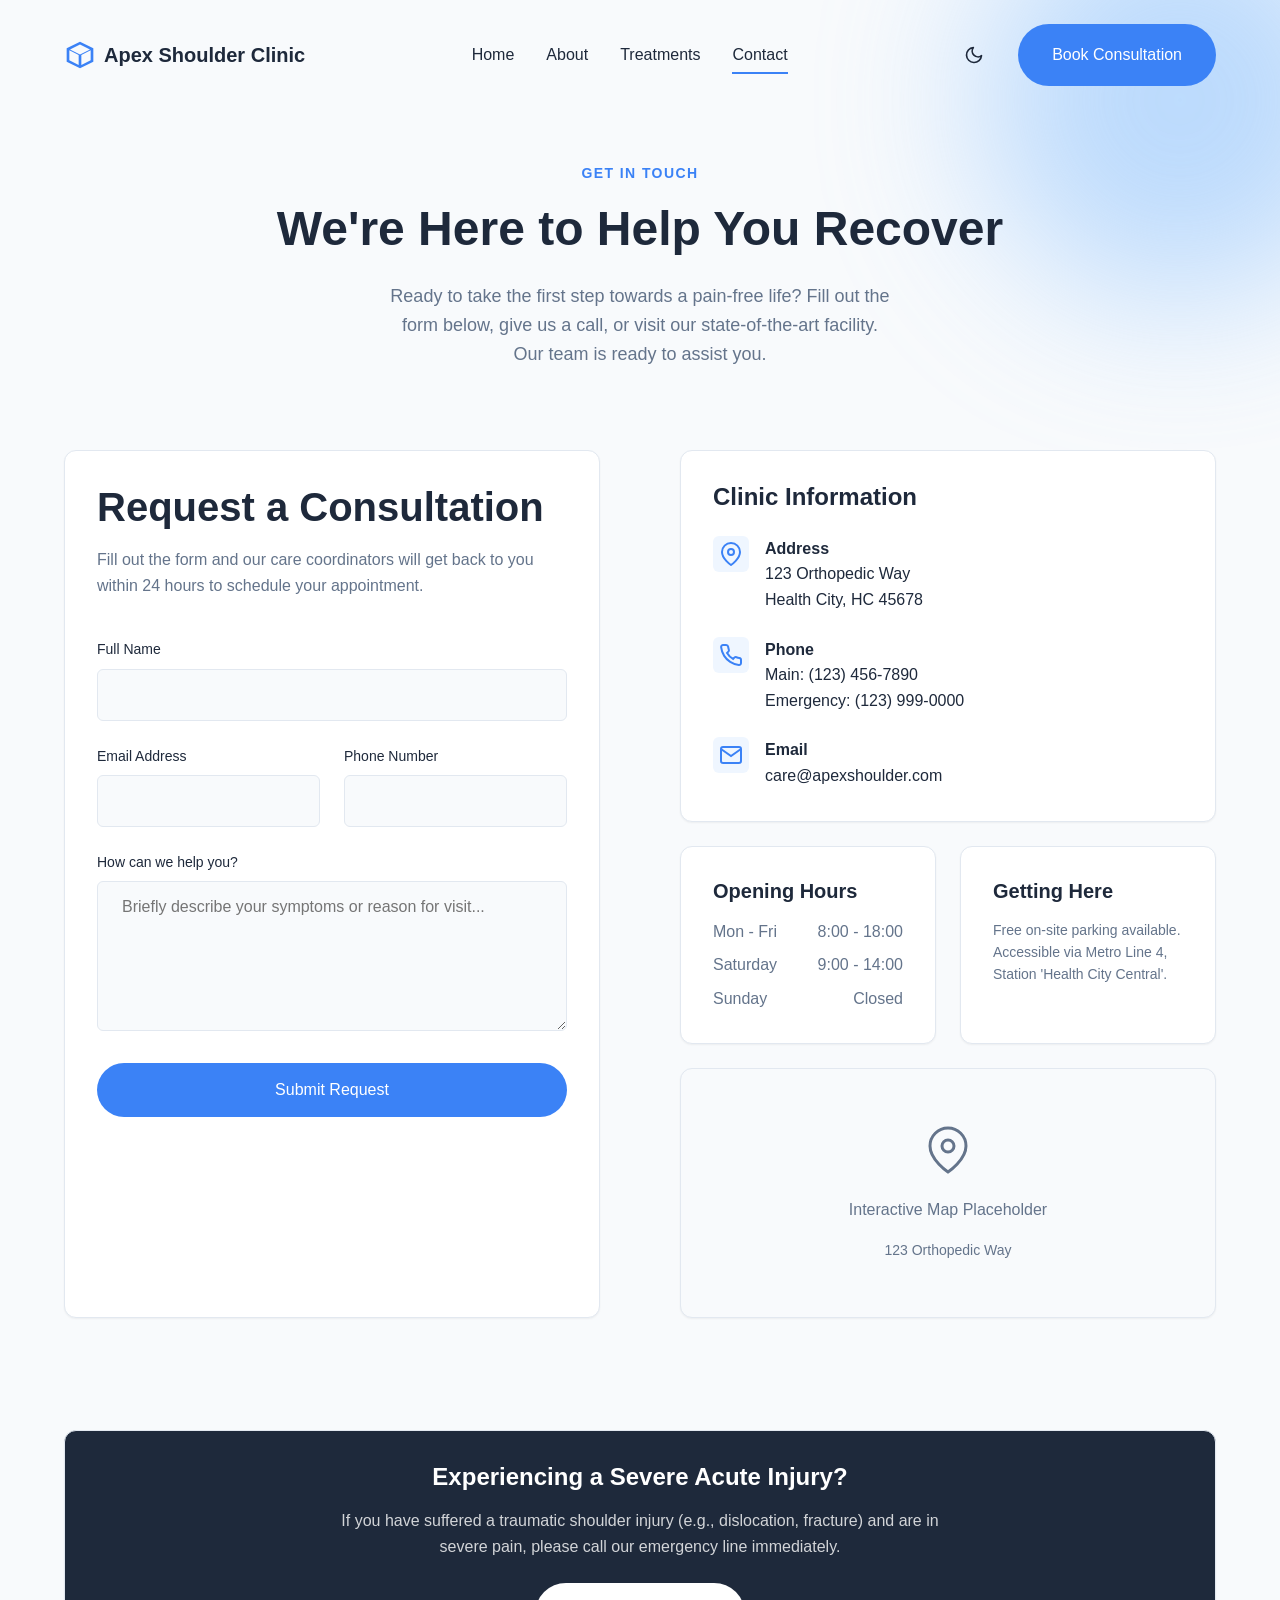
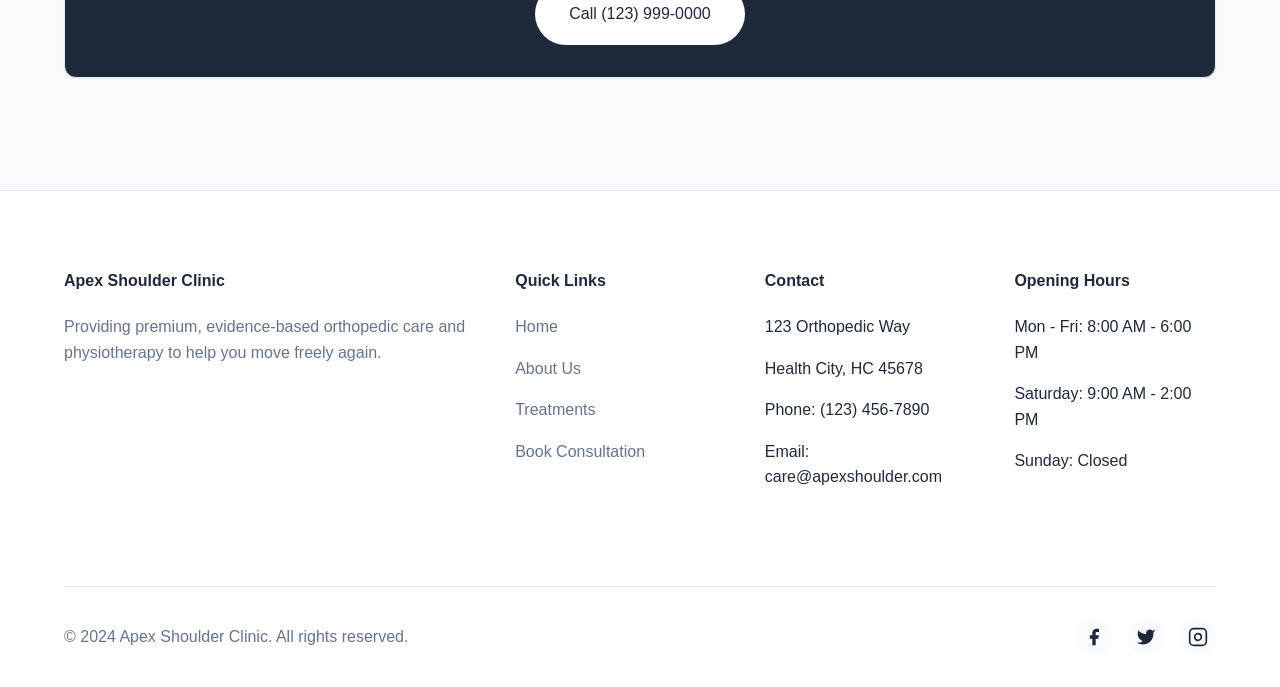
<file: contact.html>
<!DOCTYPE html>
<html lang="en">
<head>
    <meta charset="UTF-8">
    <meta name="viewport" content="width=device-width, initial-scale=1.0">
    <title>Contact Us | Apex Shoulder Clinic</title>
    <meta name="description" content="Contact Apex Shoulder Clinic to book a consultation, ask a question, or get directions to our facility. We are here to help you recover.">
    <link rel="preconnect" href="https://images.unsplash.com">
    <link rel="stylesheet" href="style.css">
</head>
<body>

    <!-- ================= Header / Navigation ================= -->
    <header class="site-header" id="siteHeader">
        <div class="container nav-wrapper">
            <a href="index.html" class="logo">
                <svg viewBox="0 0 24 24" xmlns="http://www.w3.org/2000/svg">
                    <path d="M12 2L2 7v10l10 5 10-5V7L12 2zm0 2.2l7.5 3.75-7.5 3.75-7.5-3.75L12 4.2zM4 8.5l7 3.5v7.5l-7-3.5V8.5zm9 11V12l7-3.5v7.5l-7 3.5z"/>
                </svg>
                <span>Apex Shoulder Clinic</span>
            </a>
            
            <nav class="nav-menu" id="navMenu">
                <a href="index.html" class="nav-link">Home</a>
                <a href="about.html" class="nav-link">About</a>
                <a href="treatments.html" class="nav-link">Treatments</a>
                <a href="contact.html" class="nav-link active">Contact</a>
            </nav>

            <div class="nav-actions">
                <button class="theme-toggle" id="themeToggle" aria-label="Toggle dark mode">
                    <svg id="iconMoon" xmlns="http://www.w3.org/2000/svg" viewBox="0 0 24 24" fill="none" stroke="currentColor" stroke-width="2" stroke-linecap="round" stroke-linejoin="round"><path d="M21 12.79A9 9 0 1 1 11.21 3 7 7 0 0 0 21 12.79z"></path></svg>
                    <svg id="iconSun" xmlns="http://www.w3.org/2000/svg" viewBox="0 0 24 24" fill="none" stroke="currentColor" stroke-width="2" stroke-linecap="round" stroke-linejoin="round" style="display:none;"><circle cx="12" cy="12" r="5"></circle><line x1="12" y1="1" x2="12" y2="3"></line><line x1="12" y1="21" x2="12" y2="23"></line><line x1="4.22" y1="4.22" x2="5.64" y2="5.64"></line><line x1="18.36" y1="18.36" x2="19.78" y2="19.78"></line><line x1="1" y1="12" x2="3" y2="12"></line><line x1="21" y1="12" x2="23" y2="12"></line><line x1="4.22" y1="19.78" x2="5.64" y2="18.36"></line><line x1="18.36" y1="5.64" x2="19.78" y2="4.22"></line></svg>
                </button>
                <a href="contact.html" class="btn btn-primary">Book Consultation</a>
                <button class="hamburger" id="hamburger" aria-label="Toggle menu" aria-expanded="false">
                    <span></span><span></span><span></span>
                </button>
            </div>
        </div>
    </header>

    <main>
        <!-- ================= Hero / Intro Section ================= -->
        <section class="hero" style="min-height: 50vh; padding-top: 10rem; display: block;">
            <div class="hero-bg-accent hero-bg-accent-1"></div>
            <div class="container">
                <div class="hero-content" style="max-width: 800px; margin: 0 auto; text-align: center;">
                    <span class="eyebrow reveal">Get in Touch</span>
                    <h1 class="reveal" style="font-size: 3rem;">We're Here to Help You Recover</h1>
                    <p class="reveal" style="margin: 0 auto;">Ready to take the first step towards a pain-free life? Fill out the form below, give us a call, or visit our state-of-the-art facility. Our team is ready to assist you.</p>
                </div>
            </div>
        </section>

        <!-- ================= Contact Grid ================= -->
        <section class="section" style="padding-top: 0;">
            <div class="container">
                <div class="grid-2" style="gap: var(--space-2xl); align-items: stretch;">
                    
                    <!-- Contact Form -->
                    <div class="card reveal" style="display: flex; flex-direction: column;">
                        <h2>Request a Consultation</h2>
                        <p>Fill out the form and our care coordinators will get back to you within 24 hours to schedule your appointment.</p>
                        
                        <form id="contactForm" novalidate style="margin-top: var(--space-md);">
                            <div class="form-group">
                                <label for="name" class="form-label">Full Name</label>
                                <input type="text" id="name" name="name" class="form-control" required aria-describedby="nameError">
                                <span class="error-message" id="nameError">Please enter your full name.</span>
                            </div>
                            
                            <div class="grid-2" style="gap: var(--space-md);">
                                <div class="form-group">
                                    <label for="email" class="form-label">Email Address</label>
                                    <input type="email" id="email" name="email" class="form-control" required aria-describedby="emailError">
                                    <span class="error-message" id="emailError">Please enter a valid email address.</span>
                                </div>
                                <div class="form-group">
                                    <label for="phone" class="form-label">Phone Number</label>
                                    <input type="tel" id="phone" name="phone" class="form-control" required aria-describedby="phoneError">
                                    <span class="error-message" id="phoneError">Please enter a valid phone number.</span>
                                </div>
                            </div>

                            <div class="form-group">
                                <label for="message" class="form-label">How can we help you?</label>
                                <textarea id="message" name="message" class="form-control" required aria-describedby="messageError" placeholder="Briefly describe your symptoms or reason for visit..."></textarea>
                                <span class="error-message" id="messageError">Please enter a brief message.</span>
                            </div>

                            <button type="submit" class="btn btn-primary" style="width: 100%;">Submit Request</button>
                        </form>

                        <div id="formSuccess" style="display: none; margin-top: var(--space-md); padding: var(--space-md); background-color: var(--color-primary-light); border: 1px solid var(--color-primary); border-radius: var(--radius-sm); color: var(--color-primary-dark); text-align: center;">
                            <strong>Thank you!</strong> Your request has been received. We will contact you shortly.
                        </div>
                    </div>

                    <!-- Contact Info -->
                    <div class="reveal" style="display: flex; flex-direction: column; gap: var(--space-md);">
                        <div class="card">
                            <h3>Clinic Information</h3>
                            <ul style="list-style: none; display: flex; flex-direction: column; gap: var(--space-md); margin-top: var(--space-md);">
                                <li style="display: flex; align-items: flex-start; gap: var(--space-sm);">
                                    <span class="card-icon" style="width: 36px; height: 36px; margin: 0; flex-shrink: 0;">
                                        <svg viewBox="0 0 24 24" fill="none" stroke="currentColor" stroke-width="2"><path d="M21 10c0 7-9 13-9 13s-9-6-9-13a9 9 0 0 1 18 0z"></path><circle cx="12" cy="10" r="3"></circle></svg>
                                    </span>
                                    <div>
                                        <strong>Address</strong><br>
                                        123 Orthopedic Way<br>
                                        Health City, HC 45678
                                    </div>
                                </li>
                                <li style="display: flex; align-items: flex-start; gap: var(--space-sm);">
                                    <span class="card-icon" style="width: 36px; height: 36px; margin: 0; flex-shrink: 0;">
                                        <svg viewBox="0 0 24 24" fill="none" stroke="currentColor" stroke-width="2"><path d="M22 16.92v3a2 2 0 0 1-2.18 2 19.79 19.79 0 0 1-8.63-3.07 19.5 19.5 0 0 1-6-6 19.79 19.79 0 0 1-3.07-8.67A2 2 0 0 1 4.11 2h3a2 2 0 0 1 2 1.72 12.84 12.84 0 0 0 .7 2.81 2 2 0 0 1-.45 2.11L8.09 9.91a16 16 0 0 0 6 6l1.27-1.27a2 2 0 0 1 2.11-.45 12.84 12.84 0 0 0 2.81.7A2 2 0 0 1 22 16.92z"></path></svg>
                                    </span>
                                    <div>
                                        <strong>Phone</strong><br>
                                        Main: (123) 456-7890<br>
                                        Emergency: (123) 999-0000
                                    </div>
                                </li>
                                <li style="display: flex; align-items: flex-start; gap: var(--space-sm);">
                                    <span class="card-icon" style="width: 36px; height: 36px; margin: 0; flex-shrink: 0;">
                                        <svg viewBox="0 0 24 24" fill="none" stroke="currentColor" stroke-width="2"><path d="M4 4h16c1.1 0 2 .9 2 2v12c0 1.1-.9 2-2 2H4c-1.1 0-2-.9-2-2V6c0-1.1.9-2 2-2z"></path><polyline points="22,6 12,13 2,6"></polyline></svg>
                                    </span>
                                    <div>
                                        <strong>Email</strong><br>
                                        care@apexshoulder.com
                                    </div>
                                </li>
                            </ul>
                        </div>

                        <div class="grid-2" style="gap: var(--space-md);">
                            <div class="card">
                                <h4>Opening Hours</h4>
                                <ul style="list-style: none; margin-top: var(--space-sm); color: var(--color-text-muted);">
                                    <li style="display: flex; justify-content: space-between; margin-bottom: var(--space-xs);"><span>Mon - Fri</span> <span>8:00 - 18:00</span></li>
                                    <li style="display: flex; justify-content: space-between; margin-bottom: var(--space-xs);"><span>Saturday</span> <span>9:00 - 14:00</span></li>
                                    <li style="display: flex; justify-content: space-between;"><span>Sunday</span> <span>Closed</span></li>
                                </ul>
                            </div>
                            <div class="card">
                                <h4>Getting Here</h4>
                                <p style="margin-top: var(--space-sm); font-size: var(--font-size-sm);">Free on-site parking available. Accessible via Metro Line 4, Station 'Health City Central'.</p>
                            </div>
                        </div>

                        <!-- Map Placeholder -->
                        <div class="card" style="padding: 0; overflow: hidden; flex-grow: 1; min-height: 250px; display: flex; align-items: center; justify-content: center; background-color: var(--color-bg);">
                            <div style="text-align: center; color: var(--color-text-muted);">
                                <svg viewBox="0 0 24 24" width="48" height="48" fill="none" stroke="currentColor" stroke-width="1.5" style="margin-bottom: var(--space-sm);"><path d="M21 10c0 7-9 13-9 13s-9-6-9-13a9 9 0 0 1 18 0z"></path><circle cx="12" cy="10" r="3"></circle></svg>
                                <p>Interactive Map Placeholder</p>
                                <p style="font-size: var(--font-size-sm); margin-bottom: 0;">123 Orthopedic Way</p>
                            </div>
                        </div>
                    </div>
                </div>
            </div>
        </section>

        <!-- ================= Emergency CTA ================= -->
        <section class="section" style="padding-top: 0;">
            <div class="container">
                <div class="card reveal" style="background-color: var(--color-text); color: #fff; text-align: center;">
                    <h3 style="color: #fff;">Experiencing a Severe Acute Injury?</h3>
                    <p style="color: rgba(255,255,255,0.8); max-width: 600px; margin: 0 auto var(--space-md);">If you have suffered a traumatic shoulder injury (e.g., dislocation, fracture) and are in severe pain, please call our emergency line immediately.</p>
                    <a href="tel:1239990000" class="btn btn-primary" style="background-color: #fff; color: var(--color-text);">Call (123) 999-0000</a>
                </div>
            </div>
        </section>
    </main>

    <!-- ================= Footer ================= -->
    <footer class="site-footer">
        <div class="container">
            <div class="footer-grid">
                <div class="footer-col">
                    <h4>Apex Shoulder Clinic</h4>
                    <p>Providing premium, evidence-based orthopedic care and physiotherapy to help you move freely again.</p>
                </div>
                <div class="footer-col">
                    <h4>Quick Links</h4>
                    <ul>
                        <li><a href="index.html">Home</a></li>
                        <li><a href="about.html">About Us</a></li>
                        <li><a href="treatments.html">Treatments</a></li>
                        <li><a href="contact.html">Book Consultation</a></li>
                    </ul>
                </div>
                <div class="footer-col">
                    <h4>Contact</h4>
                    <ul>
                        <li>123 Orthopedic Way</li>
                        <li>Health City, HC 45678</li>
                        <li>Phone: (123) 456-7890</li>
                        <li>Email: care@apexshoulder.com</li>
                    </ul>
                </div>
                <div class="footer-col">
                    <h4>Opening Hours</h4>
                    <ul>
                        <li>Mon - Fri: 8:00 AM - 6:00 PM</li>
                        <li>Saturday: 9:00 AM - 2:00 PM</li>
                        <li>Sunday: Closed</li>
                    </ul>
                </div>
            </div>
            <div class="footer-bottom">
                <p class="mb-0">&copy; 2024 Apex Shoulder Clinic. All rights reserved.</p>
                <div class="social-links">
                    <a href="#" class="social-link" aria-label="Facebook"><svg viewBox="0 0 24 24" width="20" height="20" fill="currentColor"><path d="M18 2h-3a5 5 0 0 0-5 5v3H7v4h3v8h4v-8h3l1-4h-4V7a1 1 0 0 1 1-1h3z"></path></svg></a>
                    <a href="#" class="social-link" aria-label="Twitter"><svg viewBox="0 0 24 24" width="20" height="20" fill="currentColor"><path d="M23 3a10.9 10.9 0 0 1-3.14 1.53 4.48 4.48 0 0 0-7.86 3v1A10.66 10.66 0 0 1 3 4s-4 9 5 13a11.64 11.64 0 0 1-7 2c9 5 20 0 20-11.5a4.5 4.5 0 0 0-.08-.83A7.72 7.72 0 0 0 23 3z"></path></svg></a>
                    <a href="#" class="social-link" aria-label="Instagram"><svg viewBox="0 0 24 24" width="20" height="20" fill="none" stroke="currentColor" stroke-width="2"><rect x="2" y="2" width="20" height="20" rx="5" ry="5"></rect><path d="M16 11.37A4 4 0 1 1 12.63 8 4 4 0 0 1 16 11.37z"></path><line x1="17.5" y1="6.5" x2="17.51" y2="6.5"></line></svg></a>
                </div>
            </div>
        </div>
    </footer>

    <script src="script.js"></script>
</body>
</html>
</file>
<file: style.css>
/* =========================================
   Premium Medical Clinic - style.css
   Design: Scandinavian, Minimalist, Premium
   ========================================= */

/* =========================================
   1. CSS Variables & Theme Setup
   ========================================= */
:root {
  /* Colors - Light Mode (Default) */
  --color-bg: #f8fafc; /* Soft white/very light gray */
  --color-surface: #ffffff; /* Pure white for cards */
  --color-text: #1e293b; /* Dark navy text */
  --color-text-muted: #64748b; /* Muted slate gray */
  --color-primary: #3b82f6; /* Muted blue */
  --color-primary-dark: #2563eb;
  --color-primary-light: #eff6ff;
  --color-border: #e2e8f0;
  --color-accent: #93c5fd; /* Soft animated background accent */
  
  /* Typography */
  --font-family-base: -apple-system, BlinkMacSystemFont, "Segoe UI", Roboto, Helvetica, Arial, sans-serif;
  --font-size-base: 1rem;
  --font-size-sm: 0.875rem;
  --font-size-lg: 1.125rem;
  --font-size-xl: 1.25rem;
  --font-size-2xl: 1.5rem;
  --font-size-3xl: 2rem;
  --font-size-4xl: 2.5rem;
  --font-size-5xl: 3.5rem;
  --line-height-base: 1.6;
  --line-height-heading: 1.2;
  
  /* Spacing Scale */
  --space-xs: 0.5rem;
  --space-sm: 1rem;
  --space-md: 1.5rem;
  --space-lg: 2rem;
  --space-xl: 3rem;
  --space-2xl: 5rem;
  --space-3xl: 7rem;
  
  /* Border Radius */
  --radius-sm: 6px;
  --radius-md: 12px;
  --radius-lg: 20px;
  --radius-pill: 9999px;
  
  /* Shadows */
  --shadow-sm: 0 1px 2px 0 rgba(0, 0, 0, 0.05);
  --shadow-md: 0 4px 6px -1px rgba(0, 0, 0, 0.05), 0 2px 4px -1px rgba(0, 0, 0, 0.03);
  --shadow-lg: 0 10px 15px -3px rgba(0, 0, 0, 0.05), 0 4px 6px -2px rgba(0, 0, 0, 0.03);
  
  /* Transitions */
  --transition-speed: 0.3s;
  --transition-ease: cubic-bezier(0.4, 0, 0.2, 1);
}

[data-theme="dark"] {
  /* Colors - Dark Mode */
  --color-bg: #0f172a; /* Dark navy background */
  --color-surface: #1e293b; /* Lighter dark navy for cards */
  --color-text: #f1f5f9; /* Soft white text */
  --color-text-muted: #94a3b8; /* Muted light gray */
  --color-primary: #60a5fa; /* Brighter muted blue for dark mode contrast */
  --color-primary-dark: #3b82f6;
  --color-primary-light: #1e293b;
  --color-border: #334155;
  --color-accent: #1e3a8a;
  
  /* Shadows - adjusted for dark mode */
  --shadow-sm: 0 1px 2px 0 rgba(0, 0, 0, 0.3);
  --shadow-md: 0 4px 6px -1px rgba(0, 0, 0, 0.4), 0 2px 4px -1px rgba(0, 0, 0, 0.2);
  --shadow-lg: 0 10px 15px -3px rgba(0, 0, 0, 0.5), 0 4px 6px -2px rgba(0, 0, 0, 0.3);
}

/* =========================================
   2. Reset & Base Styles
   ========================================= */
*, *::before, *::after {
  box-sizing: border-box;
  margin: 0;
  padding: 0;
}

html {
  scroll-behavior: smooth;
  -webkit-font-smoothing: antialiased;
  -moz-osx-font-smoothing: grayscale;
}

body {
  font-family: var(--font-family-base);
  font-size: var(--font-size-base);
  line-height: var(--line-height-base);
  color: var(--color-text);
  background-color: var(--color-bg);
  transition: background-color var(--transition-speed) var(--transition-ease), 
              color var(--transition-speed) var(--transition-ease);
  overflow-x: hidden;
}

img {
  max-width: 100%;
  height: auto;
  display: block;
}

a {
  color: var(--color-primary);
  text-decoration: none;
  transition: color var(--transition-speed) var(--transition-ease);
}

a:hover {
  color: var(--color-primary-dark);
}

button {
  font-family: inherit;
  cursor: pointer;
  border: none;
  background: none;
}

ul {
  list-style: none;
}

h1, h2, h3, h4, h5, h6 {
  line-height: var(--line-height-heading);
  font-weight: 600;
  margin-bottom: var(--space-sm);
  color: var(--color-text);
}

h1 { font-size: var(--font-size-5xl); }
h2 { font-size: var(--font-size-4xl); }
h3 { font-size: var(--font-size-2xl); }
h4 { font-size: var(--font-size-xl); }

p {
  margin-bottom: var(--space-sm);
  color: var(--color-text-muted);
}

/* =========================================
   3. Layout Primitives & Utilities
   ========================================= */
.container {
  width: 100%;
  max-width: 1200px;
  margin: 0 auto;
  padding: 0 var(--space-md);
}

.section {
  padding: var(--space-3xl) 0;
}

.text-center { text-align: center; }
.text-muted { color: var(--color-text-muted); }
.mb-0 { margin-bottom: 0; }
.mb-2 { margin-bottom: var(--space-md); }
.mb-4 { margin-bottom: var(--space-xl); }

.eyebrow {
  display: inline-block;
  font-size: var(--font-size-sm);
  text-transform: uppercase;
  letter-spacing: 0.1em;
  color: var(--color-primary);
  font-weight: 600;
  margin-bottom: var(--space-sm);
}

.section-header {
  max-width: 700px;
  margin: 0 auto var(--space-2xl);
  text-align: center;
}

/* =========================================
   4. Reusable Components
   ========================================= */

/* Buttons */
.btn {
  display: inline-flex;
  align-items: center;
  justify-content: center;
  padding: var(--space-sm) var(--space-lg);
  border-radius: var(--radius-pill);
  font-weight: 500;
  font-size: var(--font-size-base);
  transition: all var(--transition-speed) var(--transition-ease);
  text-align: center;
  border: 2px solid transparent;
  white-space: nowrap;
}

.btn-primary {
  background-color: var(--color-primary);
  color: #ffffff;
}

.btn-primary:hover {
  background-color: var(--color-primary-dark);
  color: #ffffff;
  transform: translateY(-2px);
  box-shadow: var(--shadow-md);
}

.btn-secondary {
  background-color: transparent;
  color: var(--color-text);
  border-color: var(--color-border);
}

.btn-secondary:hover {
  background-color: var(--color-primary-light);
  border-color: var(--color-primary);
  color: var(--color-primary);
}

.btn-group {
  display: flex;
  gap: var(--space-sm);
  flex-wrap: wrap;
}

/* Cards */
.card {
  background-color: var(--color-surface);
  border: 1px solid var(--color-border);
  border-radius: var(--radius-md);
  padding: var(--space-lg);
  box-shadow: var(--shadow-sm);
  transition: transform var(--transition-speed) var(--transition-ease), 
              box-shadow var(--transition-speed) var(--transition-ease);
  height: 100%;
}

.card:hover {
  transform: translateY(-5px);
  box-shadow: var(--shadow-lg);
}

.card-icon {
  width: 48px;
  height: 48px;
  background-color: var(--color-primary-light);
  border-radius: var(--radius-sm);
  display: flex;
  align-items: center;
  justify-content: center;
  color: var(--color-primary);
  margin-bottom: var(--space-md);
}

.card-icon svg {
  width: 24px;
  height: 24px;
  stroke: currentColor;
}

/* =========================================
   5. Navigation
   ========================================= */
.site-header {
  position: fixed;
  top: 0;
  left: 0;
  width: 100%;
  z-index: 1000;
  transition: background-color var(--transition-speed) var(--transition-ease),
              box-shadow var(--transition-speed) var(--transition-ease),
              padding var(--transition-speed) var(--transition-ease);
  padding: var(--space-md) 0;
  background-color: transparent;
}

.site-header.scrolled {
  background-color: var(--color-bg);
  box-shadow: var(--shadow-sm);
  padding: var(--space-sm) 0;
}

.nav-wrapper {
  display: flex;
  justify-content: space-between;
  align-items: center;
}

.logo {
  font-weight: 700;
  font-size: var(--font-size-xl);
  color: var(--color-text);
  display: flex;
  align-items: center;
  gap: var(--space-xs);
}

.logo svg {
  width: 32px;
  height: 32px;
  fill: var(--color-primary);
}

.nav-menu {
  display: flex;
  gap: var(--space-lg);
  align-items: center;
}

.nav-link {
  color: var(--color-text);
  font-weight: 500;
  position: relative;
  padding: var(--space-xs) 0;
}

.nav-link::after {
  content: '';
  position: absolute;
  width: 0;
  height: 2px;
  display: block;
  margin-top: 4px;
  right: 0;
  background: var(--color-primary);
  transition: width var(--transition-speed) var(--transition-ease);
}

.nav-link:hover::after,
.nav-link.active::after {
  width: 100%;
  left: 0;
  background: var(--color-primary);
}

.nav-actions {
  display: flex;
  align-items: center;
  gap: var(--space-md);
}

.theme-toggle {
  width: 40px;
  height: 40px;
  display: flex;
  align-items: center;
  justify-content: center;
  border-radius: 50%;
  color: var(--color-text);
  transition: background-color var(--transition-speed) var(--transition-ease);
}

.theme-toggle:hover {
  background-color: var(--color-border);
}

.theme-toggle svg {
  width: 20px;
  height: 20px;
}

.hamburger {
  display: none;
  flex-direction: column;
  gap: 5px;
  width: 30px;
  height: 30px;
  justify-content: center;
}

.hamburger span {
  width: 100%;
  height: 3px;
  background-color: var(--color-text);
  border-radius: 2px;
  transition: all 0.3s ease;
}

.hamburger.active span:nth-child(1) {
  transform: translateY(8px) rotate(45deg);
}

.hamburger.active span:nth-child(2) {
  opacity: 0;
}

.hamburger.active span:nth-child(3) {
  transform: translateY(-8px) rotate(-45deg);
}

/* =========================================
   6. Hero Section
   ========================================= */
.hero {
  position: relative;
  min-height: 100vh;
  display: flex;
  align-items: center;
  padding-top: var(--space-3xl);
  overflow: hidden;
}

.hero-bg-accent {
  position: absolute;
  border-radius: 50%;
  filter: blur(80px);
  z-index: -1;
  opacity: 0.6;
  animation: pulse 8s infinite alternate;
}

.hero-bg-accent-1 {
  width: 400px;
  height: 400px;
  background-color: var(--color-accent);
  top: -100px;
  right: -100px;
}

.hero-bg-accent-2 {
  width: 300px;
  height: 300px;
  background-color: var(--color-primary-light);
  bottom: -50px;
  left: -50px;
  animation-delay: 2s;
}

.hero-grid {
  display: grid;
  grid-template-columns: 1fr 1fr;
  gap: var(--space-2xl);
  align-items: center;
}

.hero-content h1 {
  font-size: 4rem;
  margin-bottom: var(--space-md);
}

.hero-content p {
  font-size: var(--font-size-lg);
  margin-bottom: var(--space-xl);
  max-width: 500px;
}

.hero-image-wrapper {
  position: relative;
  border-radius: var(--radius-lg);
  overflow: hidden;
  box-shadow: var(--shadow-lg);
  aspect-ratio: 4/5;
}

.hero-image-wrapper img {
  width: 100%;
  height: 100%;
  object-fit: cover;
}

/* =========================================
   7. Trust Bar
   ========================================= */
.trust-bar {
  background-color: var(--color-surface);
  border-top: 1px solid var(--color-border);
  border-bottom: 1px solid var(--color-border);
  padding: var(--space-lg) 0;
}

.trust-grid {
  display: grid;
  grid-template-columns: repeat(4, 1fr);
  gap: var(--space-md);
  text-align: center;
}

.trust-item h3 {
  font-size: 2rem;
  color: var(--color-primary);
  margin-bottom: var(--space-xs);
}

.trust-item p {
  font-size: var(--font-size-sm);
  margin-bottom: 0;
}

/* =========================================
   8. Conditions & Grid Layouts
   ========================================= */
.grid-3 {
  display: grid;
  grid-template-columns: repeat(3, 1fr);
  gap: var(--space-lg);
}

.grid-2 {
  display: grid;
  grid-template-columns: repeat(2, 1fr);
  gap: var(--space-lg);
}

/* =========================================
   9. Process Timeline
   ========================================= */
.timeline {
  position: relative;
  max-width: 800px;
  margin: 0 auto;
}

.timeline::before {
  content: '';
  position: absolute;
  top: 0;
  left: 20px;
  height: 100%;
  width: 2px;
  background-color: var(--color-border);
}

.timeline-item {
  position: relative;
  padding-left: 60px;
  padding-bottom: var(--space-xl);
}

.timeline-item:last-child {
  padding-bottom: 0;
}

.timeline-dot {
  position: absolute;
  left: 11px;
  top: 0;
  width: 20px;
  height: 20px;
  border-radius: 50%;
  background-color: var(--color-bg);
  border: 4px solid var(--color-primary);
}

.timeline-content h4 {
  font-size: var(--font-size-lg);
  margin-bottom: var(--space-xs);
}

/* =========================================
   10. Testimonials
   ========================================= */
.testimonial-card {
  background-color: var(--color-surface);
  border-radius: var(--radius-md);
  padding: var(--space-xl);
  box-shadow: var(--shadow-md);
  position: relative;
}

.testimonial-card::before {
  content: '"';
  position: absolute;
  top: 10px;
  left: 20px;
  font-size: 5rem;
  color: var(--color-primary);
  opacity: 0.1;
  font-family: serif;
}

.testimonial-text {
  font-style: italic;
  margin-bottom: var(--space-lg);
  position: relative;
  z-index: 1;
}

.testimonial-author {
  display: flex;
  align-items: center;
  gap: var(--space-sm);
}

.author-img {
  width: 50px;
  height: 50px;
  border-radius: 50%;
  object-fit: cover;
}

.author-info h4 {
  margin-bottom: 0;
  font-size: var(--font-size-base);
}

.author-info span {
  font-size: var(--font-size-sm);
  color: var(--color-text-muted);
}

/* =========================================
   11. Specialists
   ========================================= */
.specialist-card {
  text-align: center;
}

.specialist-img {
  width: 120px;
  height: 120px;
  border-radius: 50%;
  object-fit: cover;
  margin: 0 auto var(--space-md);
  border: 4px solid var(--color-primary-light);
}

/* =========================================
   12. FAQ Accordion
   ========================================= */
.faq-item {
  border: 1px solid var(--color-border);
  border-radius: var(--radius-md);
  margin-bottom: var(--space-sm);
  overflow: hidden;
  background-color: var(--color-surface);
}

.faq-question {
  width: 100%;
  text-align: left;
  padding: var(--space-md) var(--space-lg);
  font-size: var(--font-size-lg);
  font-weight: 500;
  color: var(--color-text);
  display: flex;
  justify-content: space-between;
  align-items: center;
}

.faq-icon {
  transition: transform var(--transition-speed) var(--transition-ease);
}

.faq-item.active .faq-icon {
  transform: rotate(45deg);
}

.faq-answer {
  max-height: 0;
  overflow: hidden;
  transition: max-height var(--transition-speed) var(--transition-ease);
}

.faq-answer-inner {
  padding: 0 var(--space-lg) var(--space-md);
  color: var(--color-text-muted);
}

/* =========================================
   13. Final CTA
   ========================================= */
.cta-section {
  background-color: var(--color-primary);
  color: #ffffff;
  border-radius: var(--radius-lg);
  padding: var(--space-2xl);
  text-align: center;
  position: relative;
  overflow: hidden;
}

.cta-section h2 {
  color: #ffffff;
}

.cta-section p {
  color: rgba(255, 255, 255, 0.9);
  max-width: 600px;
  margin: 0 auto var(--space-lg);
}

.cta-section .btn-primary {
  background-color: #ffffff;
  color: var(--color-primary-dark);
}

.cta-section .btn-primary:hover {
  background-color: #f1f5f9;
}

/* =========================================
   14. Forms
   ========================================= */
.form-group {
  margin-bottom: var(--space-md);
}

.form-label {
  display: block;
  margin-bottom: var(--space-xs);
  font-weight: 500;
  font-size: var(--font-size-sm);
}

.form-control {
  width: 100%;
  padding: var(--space-sm) var(--space-md);
  background-color: var(--color-bg);
  border: 1px solid var(--color-border);
  border-radius: var(--radius-sm);
  font-family: inherit;
  font-size: var(--font-size-base);
  color: var(--color-text);
  transition: border-color var(--transition-speed) var(--transition-ease);
}

.form-control:focus {
  outline: none;
  border-color: var(--color-primary);
  box-shadow: 0 0 0 3px rgba(59, 130, 246, 0.1);
}

textarea.form-control {
  min-height: 150px;
  resize: vertical;
}

.error-message {
  color: #ef4444;
  font-size: var(--font-size-sm);
  margin-top: var(--space-xs);
  display: none;
}

.form-control.error {
  border-color: #ef4444;
}

/* =========================================
   15. Footer
   ========================================= */
.site-footer {
  background-color: var(--color-surface);
  border-top: 1px solid var(--color-border);
  padding: var(--space-2xl) 0 var(--space-lg);
}

.footer-grid {
  display: grid;
  grid-template-columns: 2fr 1fr 1fr 1fr;
  gap: var(--space-xl);
  margin-bottom: var(--space-2xl);
}

.footer-col h4 {
  font-size: var(--font-size-base);
  margin-bottom: var(--space-md);
}

.footer-col ul li {
  margin-bottom: var(--space-sm);
}

.footer-col a {
  color: var(--color-text-muted);
}

.footer-col a:hover {
  color: var(--color-primary);
}

.footer-bottom {
  border-top: 1px solid var(--color-border);
  padding-top: var(--space-lg);
  display: flex;
  justify-content: space-between;
  align-items: center;
  flex-wrap: wrap;
  gap: var(--space-sm);
}

.social-links {
  display: flex;
  gap: var(--space-sm);
}

.social-link {
  width: 36px;
  height: 36px;
  border-radius: 50%;
  background-color: var(--color-bg);
  display: flex;
  align-items: center;
  justify-content: center;
  color: var(--color-text);
}

.social-link:hover {
  background-color: var(--color-primary);
  color: #ffffff;
}

/* =========================================
   16. Animations & Scroll Reveal
   ========================================= */
@keyframes pulse {
  0% { transform: scale(1); opacity: 0.4; }
  100% { transform: scale(1.2); opacity: 0.7; }
}

.reveal {
  opacity: 0;
  transform: translateY(30px);
  transition: opacity 0.8s var(--transition-ease), transform 0.8s var(--transition-ease);
}

.reveal.active {
  opacity: 1;
  transform: translateY(0);
}

/* =========================================
   17. Responsive Media Queries
   ========================================= */
@media (max-width: 1024px) {
  h1 { font-size: 3rem; }
  .grid-3 { grid-template-columns: repeat(2, 1fr); }
  .footer-grid { grid-template-columns: 1fr 1fr; }
}

@media (max-width: 768px) {
  .section { padding: var(--space-2xl) 0; }
  
  .nav-menu {
    position: fixed;
    top: 0;
    right: -100%;
    width: 80%;
    max-width: 300px;
    height: 100vh;
    background-color: var(--color-surface);
    flex-direction: column;
    align-items: flex-start;
    padding: var(--space-3xl) var(--space-xl) var(--space-xl);
    box-shadow: -5px 0 15px rgba(0,0,0,0.1);
    transition: right var(--transition-speed) var(--transition-ease);
  }
  
  .nav-menu.active {
    right: 0;
  }
  
  .hamburger { display: flex; z-index: 1001; }
  .hamburger.active span { background-color: var(--color-text); }
  
  .hero-grid {
    grid-template-columns: 1fr;
    text-align: center;
  }
  
  .hero-content p { margin-left: auto; margin-right: auto; }
  .hero-image-wrapper { display: none; } /* Simplify mobile hero */
  
  .trust-grid { grid-template-columns: repeat(2, 1fr); gap: var(--space-lg); }
  
  .grid-2, .grid-3 { grid-template-columns: 1fr; }
  
  .footer-grid { grid-template-columns: 1fr; gap: var(--space-lg); }
  
  .footer-bottom { flex-direction: column; text-align: center; }
}

@media (max-width: 480px) {
  h1 { font-size: 2.5rem; }
  h2 { font-size: 2rem; }
  .btn { width: 100%; }
  .btn-group { flex-direction: column; gap: var(--space-sm); }
}
</file>
